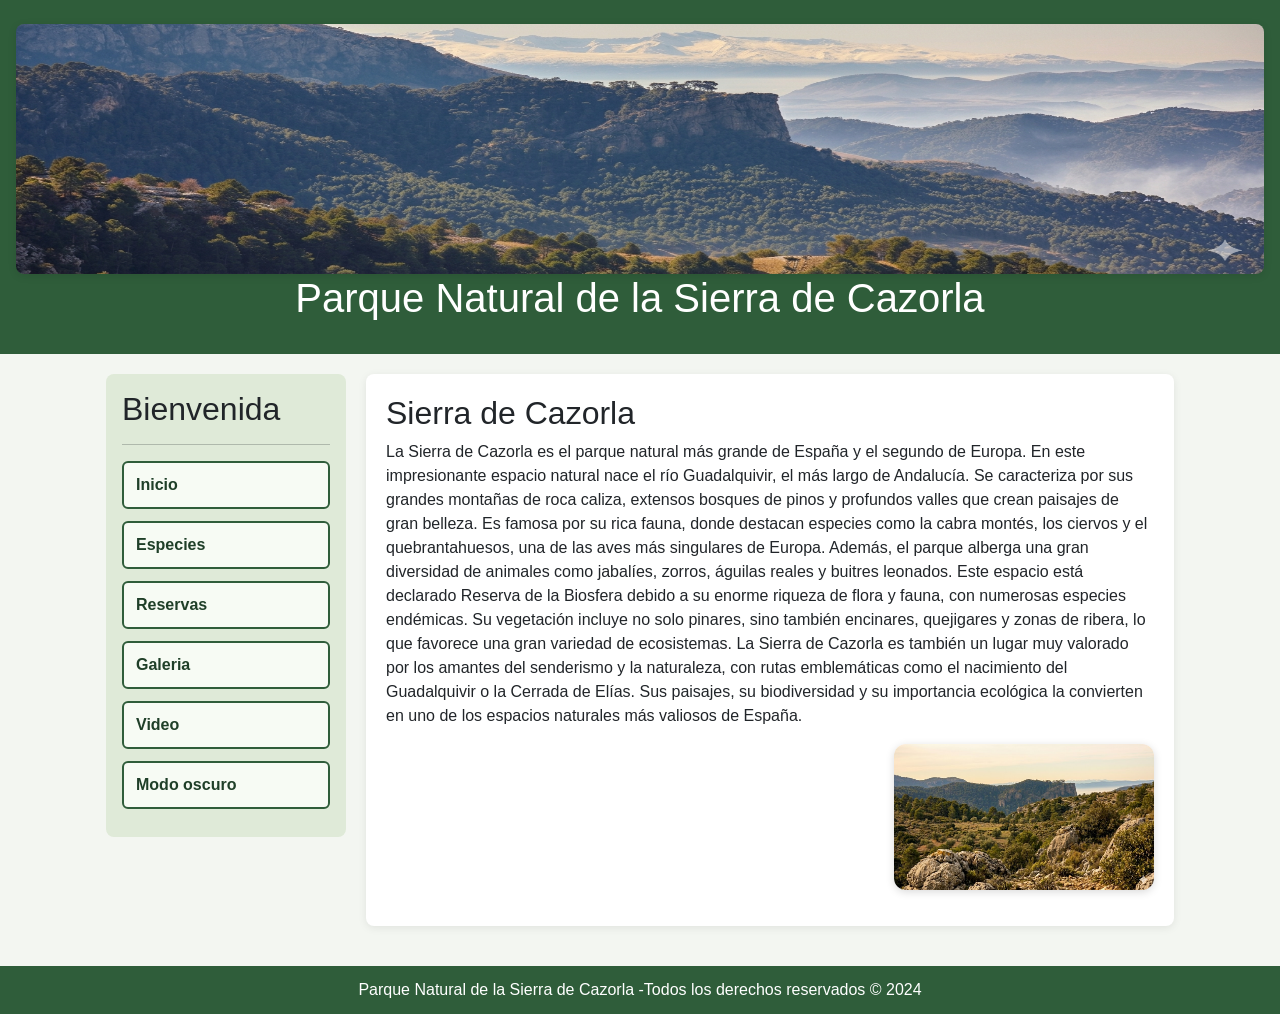
<file: index.html>
<!doctype html>
<html lang="es">

<head>
  <meta charset="UTF-8">
  <meta name="viewport" content="width=device-width, initial-scale=1.0">
  <link href="https://cdn.jsdelivr.net/npm/bootstrap@5.3.8/dist/css/bootstrap.min.css" rel="stylesheet"
    integrity="sha384-sRIl4kxILFvY47J16cr9ZwB07vP4J8+LH7qKQnuqkuIAvNWLzeN8tE5YBujZqJLB" crossorigin="anonymous">
  <link rel="stylesheet" href="./styles.css">
</head>
<title>Sierra De Cazorla</title>

</head>

<body>
  <div id="titulo">

    <img id="portada" src="./img/Gemini_Generated_Image_ir327hir327hir32_2.png" alt="">

    <h1>Parque Natural de la Sierra de Cazorla</h1>
  </div>
  <div class="contenido">
    <div id="bienvenida">
      <h2>Bienvenida</h2>
      <hr>


      <p><a href="./index.html">Inicio</a></p>
      <p><a href="./especiesDelParque.html">Especies</a></p>
      <p><a href="./Reservas.html">Reservas</a></p>
      <p><a href="./galeria.html">Galeria</a></p>
      <p><a href="https://youtu.be/X4amGm9SRGg?si=0YmKzozjz6W8NtaK">Video</a></p>
      <button id="contacto">Modo oscuro</button>

    </div>

    <div id="sierra-cazorla">
      <h2>Sierra de Cazorla</h2>


      <p>

        La Sierra de Cazorla es el parque natural más grande de España y el segundo de Europa. En este impresionante
        espacio natural nace el río Guadalquivir, el más largo de Andalucía. Se caracteriza por sus grandes montañas de
        roca caliza, extensos bosques de pinos y profundos valles que crean paisajes de gran belleza.

        Es famosa por su rica fauna, donde destacan especies como la cabra montés, los ciervos y el quebrantahuesos, una
        de las aves más singulares de Europa. Además, el parque alberga una gran diversidad de animales como jabalíes,
        zorros, águilas reales y buitres leonados.

        Este espacio está declarado Reserva de la Biosfera debido a su enorme riqueza de flora y fauna, con
        numerosas especies endémicas. Su vegetación incluye no solo pinares, sino también encinares, quejigares y zonas
        de ribera, lo que favorece una gran variedad de ecosistemas.

        La Sierra de Cazorla es también un lugar muy valorado por los amantes del senderismo y la naturaleza, con rutas
        emblemáticas como el nacimiento del Guadalquivir o la Cerrada de Elías. Sus paisajes, su biodiversidad y su
        importancia ecológica la convierten en uno de los espacios naturales más valiosos de España.
      </p>

      <img src="./img/4d25b586-3d1b-431a-ad98-fd56040d18dc.jpg" alt="Cabra montesa en la Sierra de Cazorla"
        class="foto-cabra">



    </div>



  </div>

  <footer> Parque Natural de la Sierra de Cazorla -Todos los derechos reservados &copy; 2024</footer>

  <script src="https://cdn.jsdelivr.net/npm/bootstrap@5.3.8/dist/js/bootstrap.bundle.min.js"
    integrity="sha384-ENjdO4Dr2bkBIFxQpeoTz1HIcje39Wm4jDKdf19U8gI4ddQ3GYNS7NTKfAdVQSZe"
    crossorigin="anonymous"></script>
  <script src="./script.js"></script>
</body>

</html>
</file>
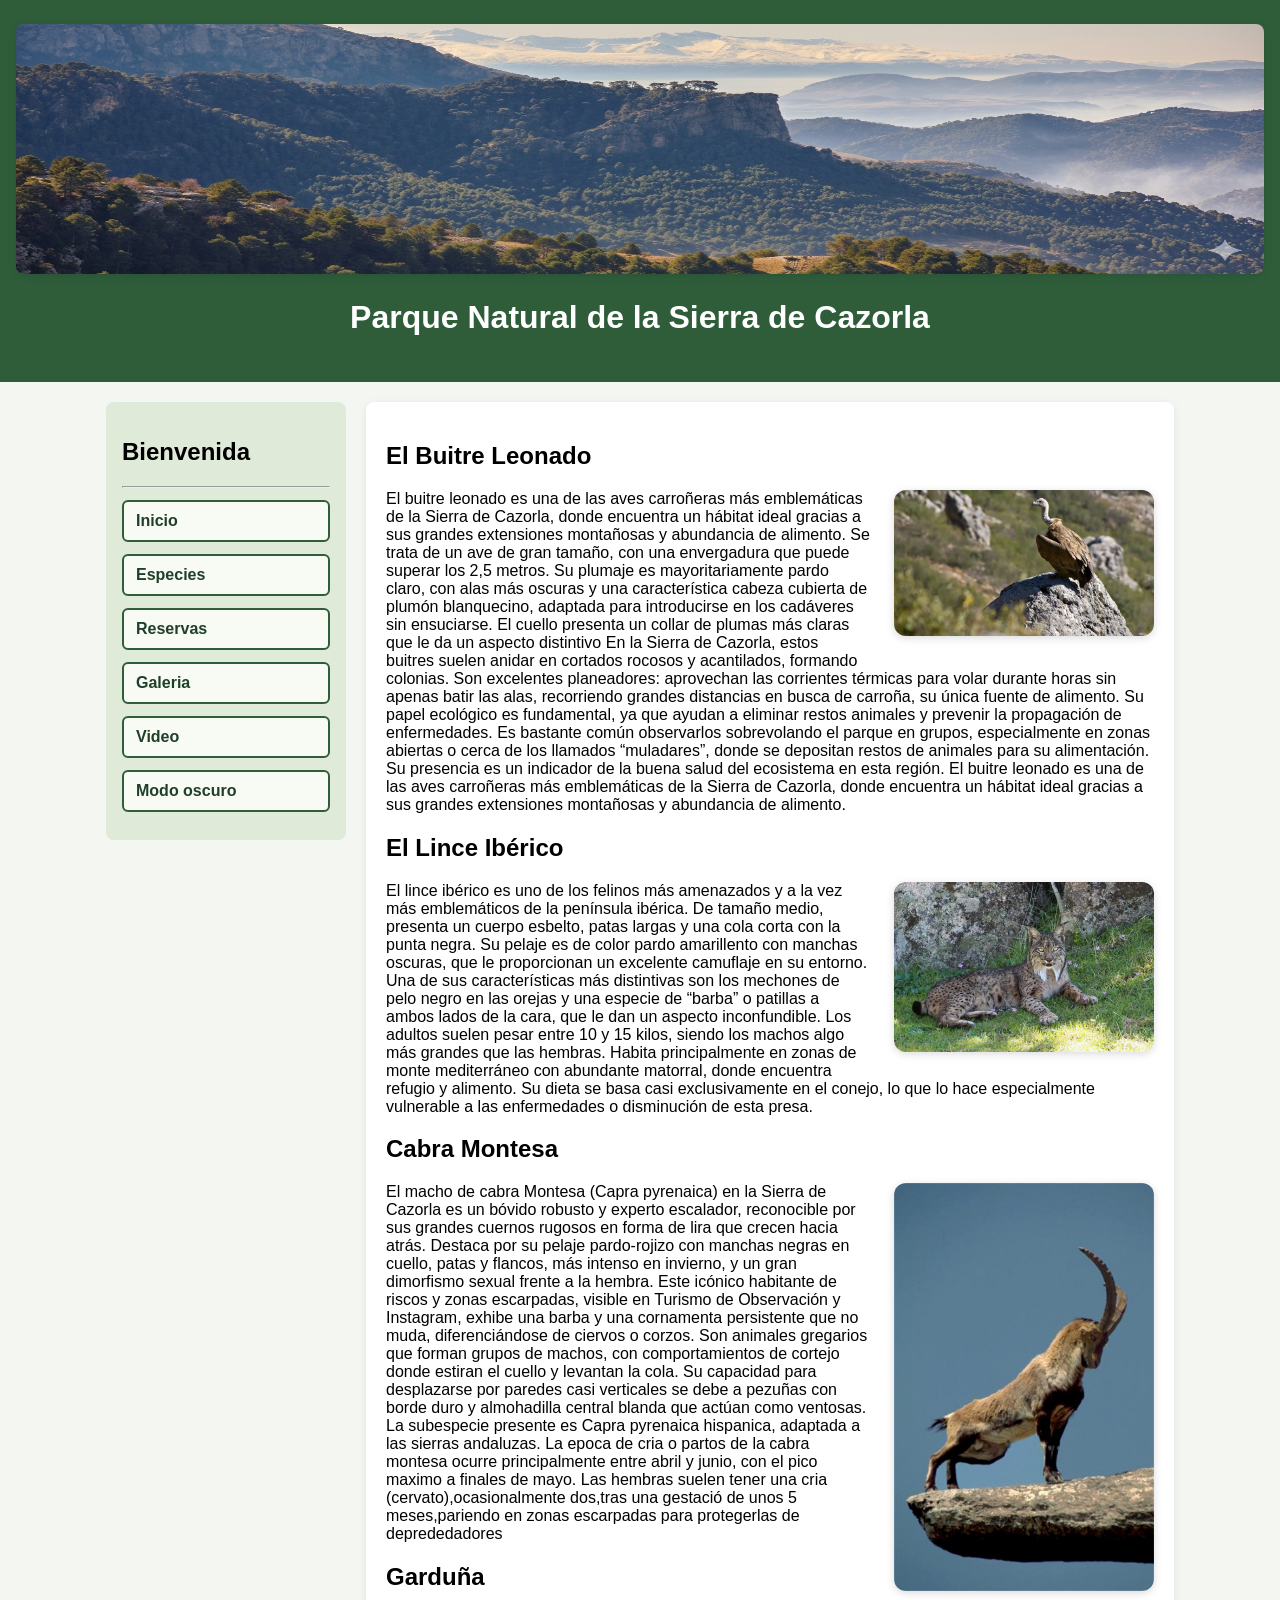
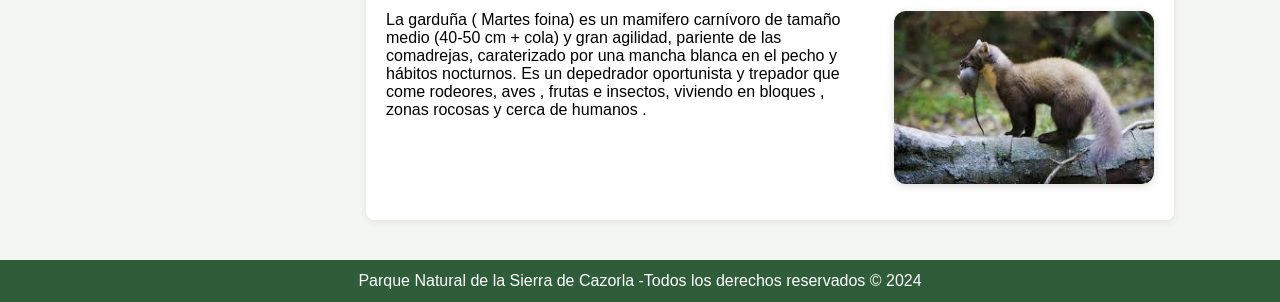
<file: especiesDelParque.html>
<!DOCTYPE html>
<html lang="es">

<head>
  <meta charset="UTF-8">
  <meta name="viewport" content="width=device-width, initial-scale=1.0">
  <link rel="stylesheet" href="./styles.css">
  <title>Especies del Parque</title>
</head>

<body>
  <div id="titulo">
    <img id="portada" src="./img/Gemini_Generated_Image_ir327hir327hir32_2.png" alt="">
    <h1>Parque Natural de la Sierra de Cazorla</h1>
  </div>
  <div class="contenido">
    <div id="bienvenida">
      <h2>Bienvenida</h2>
      <hr>
      <p><a href="./index.html">Inicio</a></p>
      <p><a href="./especiesDelParque.html">Especies</a></p>
      <p><a href="./Reservas.html">Reservas</a></p>
      <p><a href="./galeria.html">Galeria</a></p>
      <p><a href="https://youtu.be/X4amGm9SRGg?si=0YmKzozjz6W8NtaK">Video</a></p>
      <button id="contacto">Modo oscuro</button>
    </div>

    <div id="sierra-cazorla">
      <h2>El Buitre Leonado</h2>
      <img src="./img/sierra_cazorla_3.webp" alt="Cabra montesa en la Sierra-de-Cazorla" class="foto-cabra">

      <p>El buitre leonado es una de las aves carroñeras más emblemáticas de la Sierra de Cazorla, donde encuentra un
        hábitat ideal gracias a sus grandes extensiones montañosas y abundancia de alimento.


        Se trata de un ave de gran tamaño, con una envergadura que puede superar los 2,5 metros. Su plumaje es
        mayoritariamente pardo claro, con alas más oscuras y una característica cabeza cubierta de plumón blanquecino,
        adaptada para introducirse en los cadáveres sin ensuciarse. El cuello presenta un collar de plumas más claras
        que le da un aspecto
        distintivo

        En la Sierra de Cazorla, estos buitres suelen anidar en cortados rocosos y acantilados, formando colonias. Son
        excelentes planeadores: aprovechan las corrientes térmicas para volar durante horas sin apenas batir las alas,
        recorriendo grandes distancias en busca de carroña, su única fuente de alimento. Su papel ecológico es
        fundamental, ya que ayudan a eliminar restos animales y prevenir la propagación de enfermedades.

        Es bastante común observarlos sobrevolando el parque en grupos, especialmente en zonas abiertas o cerca de los
        llamados “muladares”, donde se depositan restos de animales para su alimentación. Su presencia es un indicador
        de la buena salud del ecosistema en esta región.
        El buitre leonado es una de las aves carroñeras más emblemáticas de la Sierra de Cazorla, donde encuentra un
        hábitat ideal gracias a sus grandes extensiones montañosas y abundancia de alimento.


      </p>

      <h2>El Lince Ibérico</h2>
      <img src="./img/sierra-cazorla.webp" alt="Cabra montesa en la Sierra de Cazorla" class="foto-cabra">
      <p>El lince ibérico es uno de los felinos más amenazados y a la vez más emblemáticos de la península ibérica. De
        tamaño medio, presenta un cuerpo esbelto, patas largas y una cola corta con la punta negra. Su pelaje es de
        color pardo amarillento con manchas oscuras, que le proporcionan un excelente camuflaje en su entorno.

        Una de sus características más distintivas son los mechones de pelo negro en las orejas y una especie de “barba”
        o patillas a ambos lados de la cara, que le dan un aspecto inconfundible. Los adultos suelen pesar entre 10 y 15
        kilos, siendo los machos algo más grandes que las hembras.

        Habita principalmente en zonas de monte mediterráneo con abundante matorral, donde encuentra refugio y alimento.
        Su dieta se basa casi exclusivamente en el conejo, lo que lo hace especialmente vulnerable a las enfermedades o
        disminución de esta presa.</p>

      <h2>Cabra Montesa</h2>
      <img src="./img/9ec822635bd5bb05c944f954cea4ec59.jpg" alt="Cabra montesa en la Sierra de Cazorla"
        class="foto-cabra">
      <p>El macho de cabra Montesa (Capra pyrenaica) en la Sierra de Cazorla es un bóvido robusto y experto escalador,
        reconocible por sus grandes cuernos rugosos en forma de lira que crecen hacia atrás. Destaca por su pelaje
        pardo-rojizo con manchas negras en cuello, patas y flancos, más intenso en invierno, y un gran dimorfismo sexual
        frente a la hembra.

        Este icónico habitante de riscos y zonas escarpadas, visible en Turismo de Observación y Instagram, exhibe una
        barba y una cornamenta persistente que no muda, diferenciándose de ciervos o corzos. Son animales gregarios que
        forman grupos de machos, con comportamientos de cortejo donde estiran el cuello y levantan la cola. Su capacidad
        para desplazarse por paredes casi verticales se debe a pezuñas con borde duro y almohadilla central blanda que
        actúan como ventosas. La subespecie presente es Capra pyrenaica hispanica, adaptada a las sierras andaluzas.
        La epoca de cria o partos de la cabra montesa ocurre principalmente entre abril y junio, con el pico maximo a
        finales de mayo.
        Las hembras suelen tener una cria (cervato),ocasionalmente dos,tras una gestació de unos 5 meses,pariendo en
        zonas escarpadas
        para protegerlas de deprededadores
      </p>

      <h2>Garduña </h2>
      <img src="./img/descarga.jpg" alt="Cabra montesa en la Sierra de Cazorla" class="foto-cabra">
      <p>La garduña ( Martes foina) es un mamifero carnívoro de tamaño medio (40-50 cm + cola) y gran agilidad, pariente
        de las comadrejas, caraterizado por una mancha blanca en el pecho y hábitos nocturnos. Es un depedrador
        oportunista y trepador que come rodeores, aves , frutas e insectos, viviendo en bloques , zonas rocosas y cerca
        de humanos .

      </p>



    </div>
  </div>
  <footer>Parque Natural de la Sierra de Cazorla -Todos los derechos reservados &copy; 2024</footer>





  <script src="./script.js"></script>


</body>

</html>
</file>
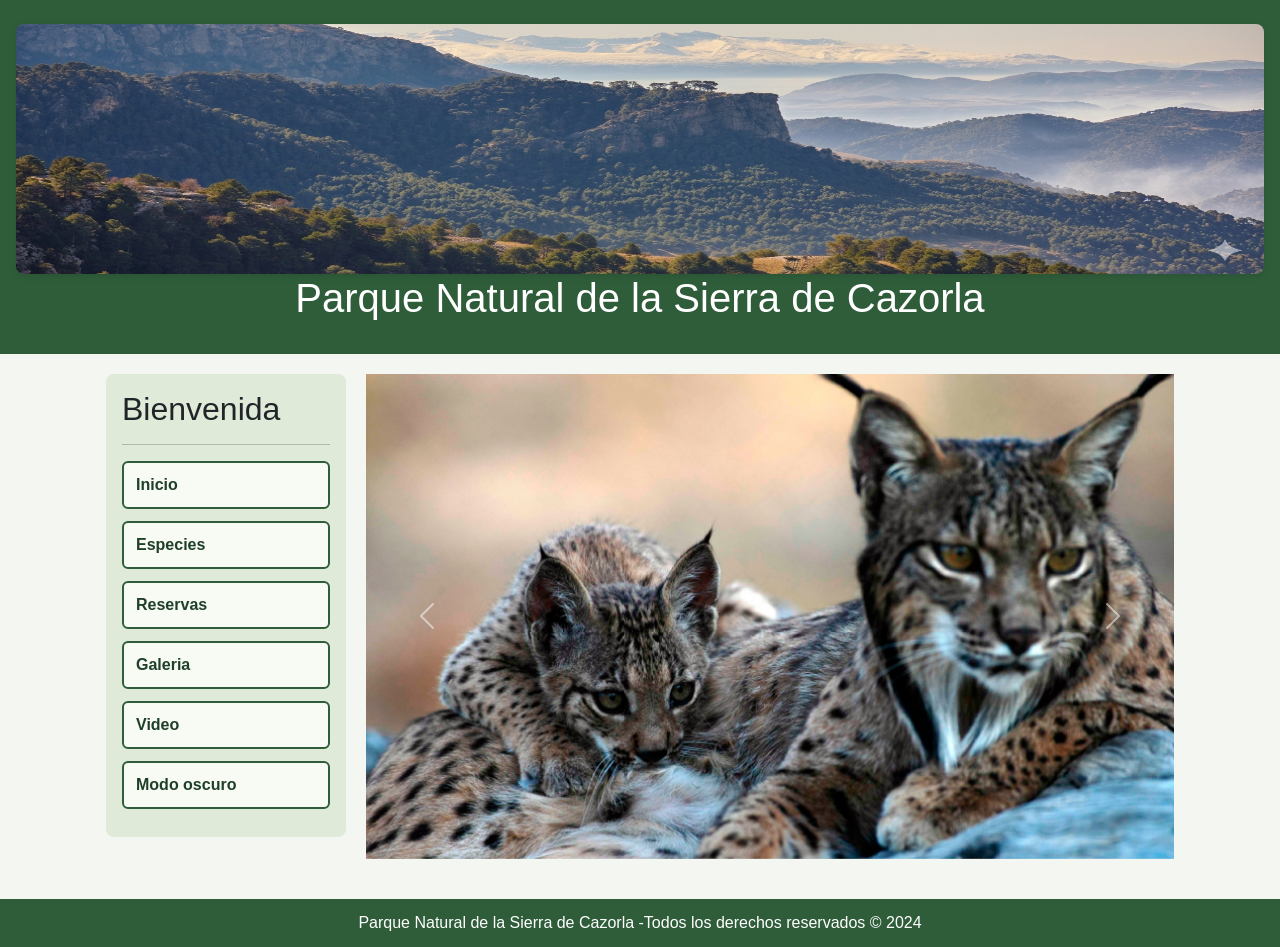
<file: galeria.html>
<!DOCTYPE html>
<html lang="en">

<head>
  <meta charset="UTF-8">
  <meta name="viewport" content="width=device-width, initial-scale=1.0">
  <link rel="stylesheet" href="./styles.css">
  <link href="https://cdn.jsdelivr.net/npm/bootstrap@5.3.8/dist/css/bootstrap.min.css" rel="stylesheet"
    integrity="sha384-sRIl4kxILFvY47J16cr9ZwB07vP4J8+LH7qKQnuqkuIAvNWLzeN8tE5YBujZqJLB" crossorigin="anonymous">
  <link rel="stylesheet" href="./styles.css">
  <title>Galeria</title>
</head>

<body>
  <div id="titulo">

    <img id="portada" src="./img/Gemini_Generated_Image_ir327hir327hir32_2.png" alt="">

    <h1>Parque Natural de la Sierra de Cazorla</h1>
  </div>
  <div class="contenido">
    <div id="bienvenida">
      <h2>Bienvenida</h2>
      <hr>
      <p><a href="./index.html">Inicio</a></p>
      <p><a href="./especiesDelParque.html">Especies</a></p>
      <p><a href="./Reservas.html">Reservas</a></p>
      <p><a href="./galeria.html">Galeria</a></p>
      <p><a href="https://youtu.be/X4amGm9SRGg?si=0YmKzozjz6W8NtaK">Video</a></p>
      <button id="contacto">Modo oscuro</button>
    </div>

    <div id="carouselExample" class="carousel slide">
      <div class="carousel-inner">
        <div class="carousel-item active">
          <img src="./img/lince-iberico.jpg" class="d-block w-100" alt="Lince ibérico en su hábitat natural">
        </div>
        <div class="carousel-item">
          <img src="./img/pngtree-big-vulture-in-flight-with-a-cloudy-sky-of-background-image_1629772.jpg"
            class="d-block w-100" alt="Buitre leonado en vuelo">
        </div>
        <div class="carousel-item">
          <img src="./img/OIP.webp" class="d-block w-100" alt="Cascada en la Sierra de Cazorla">
        </div>

        <div class="carousel-item">
          <img src="./img/sierra cazorla 3.webp" class="d-block w-100" alt="Cascada en la Sierra de Cazorla">
        </div>

        <div class="carousel-item">
          <img src="./img/Cabra-Montes-en-Sierra-de-Cazorla-2.webp" class="d-block w-100"
            alt="Cascada en la Sierra de Cazorla">
        </div>
        <div class="carousel-item">
          <img src="./img/descarga.jpg" class="d-block w-100" alt="Cascada en la Sierra de Cazorla">
        </div>

        <div class="carousel-item">
          <img src="./img/9ec822635bd5bb05c944f954cea4ec59.jpg" class="d-block w-100"
            alt="Cascada en la Sierra de Cazorla">
        </div>
        <div class="carousel-item">
          <img src="./img/istockphoto-928334900-612x612.jpg" class="d-block w-100"
            alt="Cascada en la Sierra de Cazorla">
        </div>
        <div class="carousel-item">
          <img src="./img/sierra cazorla 3.webp" class="d-block w-100" alt="Cascada en la Sierra de Cazorla">
        </div>
        <div class="carousel-item">
          <img src="./img/descarga.jpg" class="d-block w-100" alt="Cascada en la Sierra de Cazorla">
        </div>
        <div class="carousel-item">
          <img src="./img/sierra de cazorla.jpg" class="d-block w-100" alt="Cascada en la Sierra de Cazorla">
        </div>
      </div>
      <button class="carousel-control-prev" type="button" data-bs-target="#carouselExample" data-bs-slide="prev">
        <span class="carousel-control-prev-icon" aria-hidden="true"></span>
        <span class="visually-hidden">Previous</span>
      </button>
      <button class="carousel-control-next" type="button" data-bs-target="#carouselExample" data-bs-slide="next">
        <span class="carousel-control-next-icon" aria-hidden="true"></span>
        <span class="visually-hidden">Next</span>
      </button>
    </div>
  </div>

  <!-- <div id="sierra-cazorla">
      <h2>Galeria Fotografica</h2>

      <p>Bienvenidos a nuestra galería fotográfica, donde podrás explorar la belleza natural del Parque Natural de la
        Sierra de Cazorla a través de impresionantes imágenes que capturan su flora, fauna y paisajes únicos.
        En esta sección, encontrarás una colección de fotografías que muestran la diversidad de especies que habitan en
        el parque, desde majestuosos buitres leonados hasta el esquivo lince ibérico. Además, podrás admirar los
        impresionantes paisajes montañosos, los frondosos bosques y las cristalinas aguas de sus ríos y cascadas.
      </p>

      <div class="galeria">
        <img src="./img/istockphoto-928334900-612x612.jpg" alt="Paisaje de la Sierra de Cazorla">
        <img src="./img/pngtree-big-vulture-in-flight-with-a-cloudy-sky-of-background-image_1629772.jpg"
          alt="Buitre leonado en vuelo">
        <img src="./img/lince-iberico.jpg" alt="Lince ibérico en su hábitat natural">
        <img src="./img/OIP.webp" alt="Cascada en la Sierra de Cazorla">
        <img src="./img/parque-natural-sierra-cazorla.jpg" alt="Bosque de pinos en otoño">
        <img src="./img/Cabra-Montes-en-Sierra-de-Cazorla-2.webp" alt="Panorámica de la Sierra de Cazorla">
        
        X<p><a href="https://youtu.be/X4amGm9SRGg?si=0YmKzozjz6W8NtaK">Video</a></p>

        <p>Visita el parque y descubre más sobre su flora y fauna respetando el entorno natural.</p>
      </div>

    </div>
  </div>-->





  <footer> Parque Natural de la Sierra de Cazorla -Todos los derechos reservados &copy; 2024</footer>
  <script src="https://cdn.jsdelivr.net/npm/bootstrap@5.3.8/dist/js/bootstrap.bundle.min.js"
    integrity="sha384-FKyoEForCGlyvwx9Hj09JcYn3nv7wiPVlz7YYwJrWVcXK/BmnVDxM+D2scQbITxI"
    crossorigin="anonymous"></script>
  <script src="./script.js"></script>
</body>

</html>
</file>
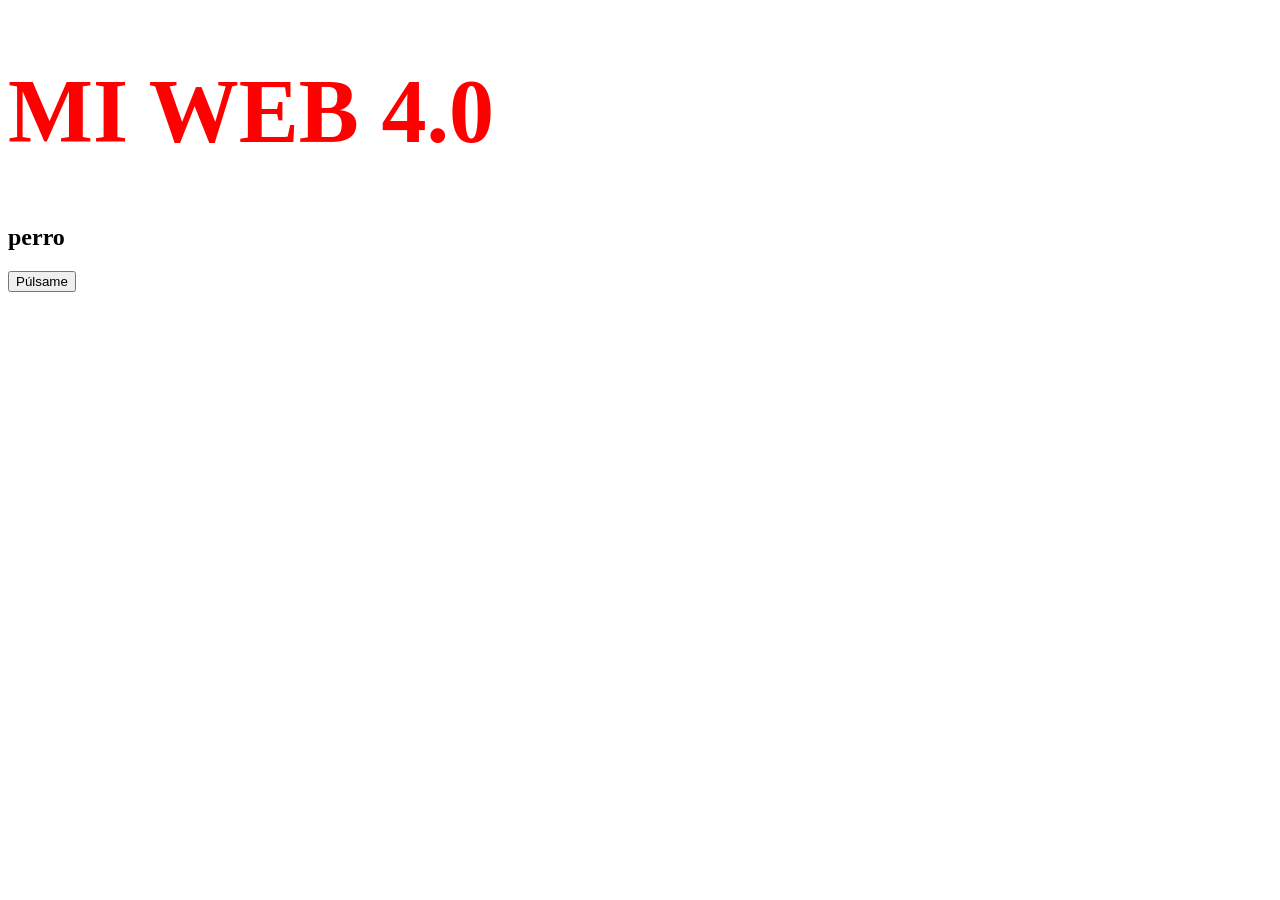
<file: index2.html>
<!DOCTYPE html>
<html lang="en">
<head>
    <meta charset="UTF-8">
    <meta name="viewport" content="width=device-width, initial-scale=1.0">
    <title>Document</title>
<style>
          .classe1 { color:rgb(255, 0, 0);}

</style>
</head>
<body>
    <h1 id="eltitulo">mi web</h1>
    <h2 id="fuerte">fuerte</h2>
<button onClick="hacerCosas()">Púlsame</button>
<script>


    h1 =document.getElementById("eltitulo")

h1.innerText= "MI WEB 4.0"


h2 = document.getElementById("fuerte");
h2.innerText= "perro"
h1.classList.add("classe1");
h1.style.fontSize = "90px";
h1.style.coor = "green";

function hacerCosas(){
   h1.style.color= "blue"
}

</script>
</body>
</html>
</file>
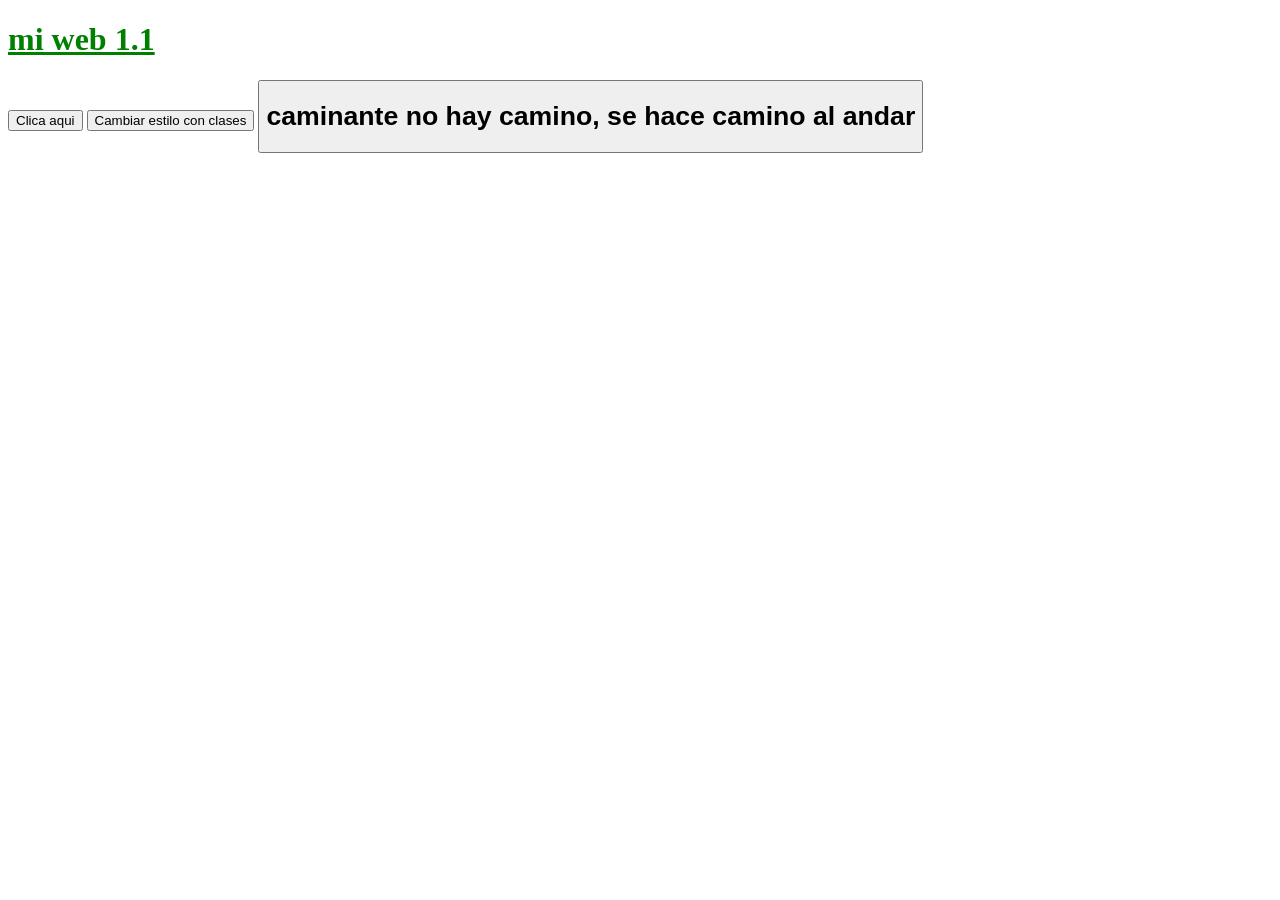
<file: paguina2.html>
<!DOCTYPE html>
<html lang="en">
<head>
    <meta charset="UTF-8">
    <meta name="viewport" content="width=device-width, initial-scale=1.0">
    <title>Document</title>
    <style>
         .texto-rojo { color : red;}
         .texto-subrayado { text-decoration: underline; }
    </style>
</head>
<body>
    <h1 id="el_titulo">Mi web actualizada</h1>
    <button id="miBoton" onclick="hacerCosas()">Clica aqui</button>
    <button onclick="cambiarEstiloConClases()">Cambiar estilo con clases
        
    </button>
<button>
    <h1 class="clase1"> caminante no hay camino, se hace camino al andar  </h1>

</button>
    <script src="./scripts.js">


    </script>
</body>
</html>
</file>
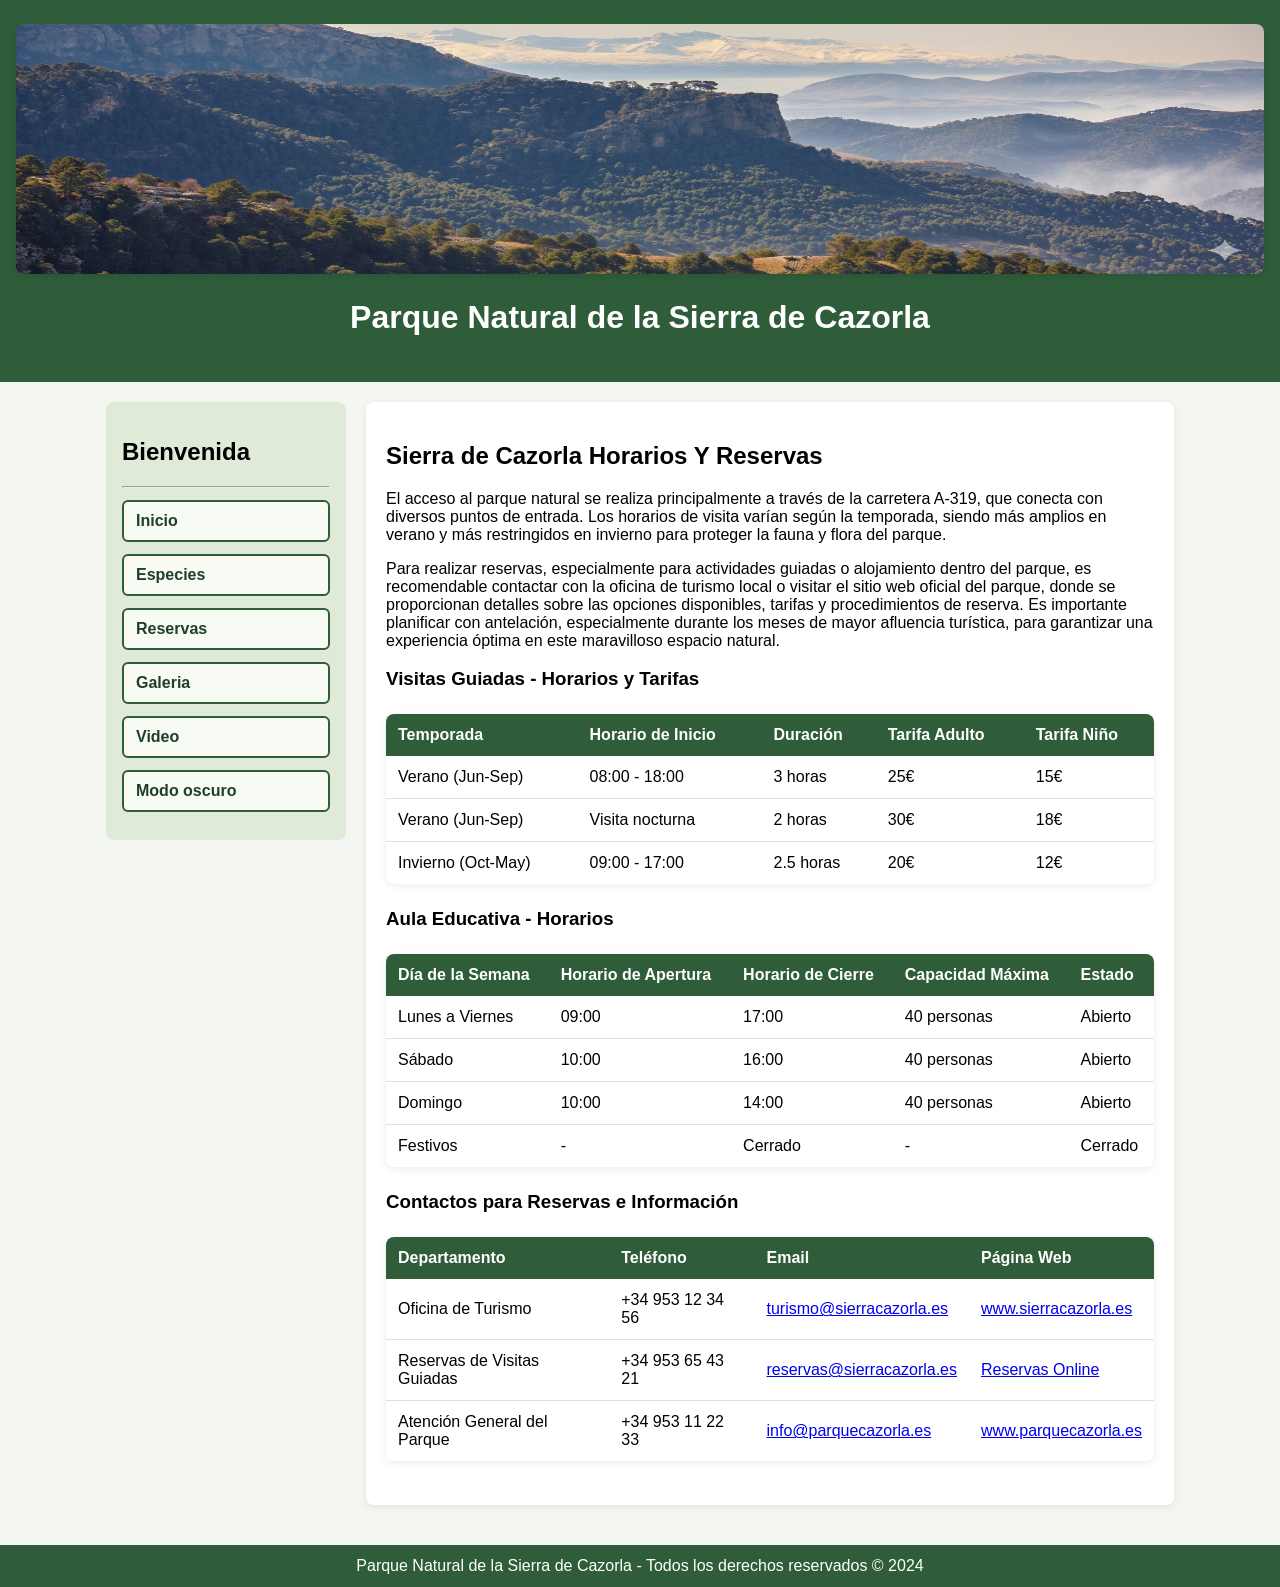
<file: Reservas.html>
<!DOCTYPE html>
<html lang="es">

<head>
  <meta charset="UTF-8">
  <meta name="viewport" content="width=device-width, initial-scale=1.0">
  <link rel="stylesheet" href="./styles.css">
  <title>Reservas</title>
</head>

<body>
  <div id="titulo">

    <img id="portada" src="./img/Gemini_Generated_Image_ir327hir327hir32_2.png" alt="">

    <h1>Parque Natural de la Sierra de Cazorla</h1>
  </div>
  <div class="contenido">
    <div id="bienvenida">
      <h2>Bienvenida</h2>
      <hr>
      <p><a href="./index.html">Inicio</a></p>
      <p><a href="./especiesDelParque.html">Especies</a></p>
      <p><a href="./Reservas.html">Reservas</a></p>
      <p><a href="./galeria.html">Galeria</a></p>
      <p><a href="https://youtu.be/X4amGm9SRGg?si=0YmKzozjz6W8NtaK">Video</a></p>
      <button id="contacto">Modo oscuro</button>

    </div>

    <div id="sierra-cazorla">
      <h2>Sierra de Cazorla Horarios Y Reservas</h2>


      <p>El acceso al parque natural se realiza principalmente a través de la carretera A-319, que conecta con diversos
        puntos de entrada. Los horarios de visita varían según la temporada, siendo más amplios en verano y más
        restringidos en invierno para proteger la fauna y flora del parque.</p>
      <p>Para realizar reservas, especialmente para actividades guiadas o alojamiento dentro del parque, es recomendable
        contactar con la oficina de turismo local o visitar el sitio web oficial del parque, donde se proporcionan
        detalles sobre las opciones disponibles, tarifas y procedimientos de reserva. Es importante planificar con
        antelación, especialmente durante los meses de mayor afluencia turística, para garantizar una experiencia óptima
        en este maravilloso espacio natural.</p>

      <h3>Visitas Guiadas - Horarios y Tarifas</h3>
      <table>
        <thead>
          <tr>
            <th>Temporada</th>
            <th>Horario de Inicio</th>
            <th>Duración</th>
            <th>Tarifa Adulto</th>
            <th>Tarifa Niño</th>
          </tr>
        </thead>
        <tbody>
          <tr>
            <td>Verano (Jun-Sep)</td>
            <td>08:00 - 18:00</td>
            <td>3 horas</td>
            <td>25€</td>
            <td>15€</td>
          </tr>
          <tr>
            <td>Verano (Jun-Sep)</td>
            <td>Visita nocturna</td>
            <td>2 horas</td>
            <td>30€</td>
            <td>18€</td>
          </tr>
          <tr>
            <td>Invierno (Oct-May)</td>
            <td>09:00 - 17:00</td>
            <td>2.5 horas</td>
            <td>20€</td>
            <td>12€</td>
          </tr>
        </tbody>
      </table>

      <h3>Aula Educativa - Horarios</h3>
      <table>
        <thead>
          <tr>
            <th>Día de la Semana</th>
            <th>Horario de Apertura</th>
            <th>Horario de Cierre</th>
            <th>Capacidad Máxima</th>
            <th>Estado</th>
          </tr>
        </thead>
        <tbody>
          <tr>
            <td>Lunes a Viernes</td>
            <td>09:00</td>
            <td>17:00</td>
            <td>40 personas</td>
            <td>Abierto</td>
          </tr>
          <tr>
            <td>Sábado</td>
            <td>10:00</td>
            <td>16:00</td>
            <td>40 personas</td>
            <td>Abierto</td>
          </tr>
          <tr>
            <td>Domingo</td>
            <td>10:00</td>
            <td>14:00</td>
            <td>40 personas</td>
            <td>Abierto</td>
          </tr>
          <tr>
            <td>Festivos</td>
            <td>-</td>
            <td>Cerrado</td>
            <td>-</td>
            <td>Cerrado</td>
          </tr>
        </tbody>
      </table>

      <h3>Contactos para Reservas e Información</h3>
      <table>
        <thead>
          <tr>
            <th>Departamento</th>
            <th>Teléfono</th>
            <th>Email</th>
            <th>Página Web</th>
          </tr>
        </thead>
        <tbody>
          <tr>
            <td>Oficina de Turismo</td>
            <td>+34 953 12 34 56</td>
            <td><a href="mailto:turismo@sierracazorla.es">turismo@sierracazorla.es</a></td>
            <td><a href="https://www.sierracazorla.es" target="_blank"
                rel="noopener noreferrer">www.sierracazorla.es</a></td>
          </tr>
          <tr>
            <td>Reservas de Visitas Guiadas</td>
            <td>+34 953 65 43 21</td>
            <td><a href="mailto:reservas@sierracazorla.es">reservas@sierracazorla.es</a></td>
            <td><a href="https://www.sierracazorla.es/reservas" target="_blank" rel="noopener noreferrer">Reservas
                Online</a></td>
          </tr>
          <tr>
            <td>Atención General del Parque</td>
            <td>+34 953 11 22 33</td>
            <td><a href="mailto:info@parquecazorla.es">info@parquecazorla.es</a></td>
            <td><a href="https://www.parquecazorla.es" target="_blank"
                rel="noopener noreferrer">www.parquecazorla.es</a></td>
          </tr>
        </tbody>
      </table>

    </div>
  </div>


  <footer>Parque Natural de la Sierra de Cazorla - Todos los derechos reservados &copy; 2024</footer>

  <script src="./script.js"></script>

</body>

</html>
</file>
<file: styles.css>
* {
   box-sizing: border-box;
 }

 body {
   margin: 0;
   font-family: Arial, sans-serif;
   background-color: #f3f6f1;
 }

 #titulo {
   background-color: #2f5d3a;
   color: #fff;
   text-align: center;
   padding: 24px 16px;
 }

 .contenido {
   display: grid;
   grid-template-columns: 240px 1fr;
   gap: 20px;
   max-width: 1100px;
   margin: 20px auto;
   padding: 0 16px 20px;
   align-items: start;
 }

 #bienvenida {
   background-color: #dfead8;
   border-radius: 8px;
   padding: 16px;
 }

 #contacto {
   margin: 12px 0;
   width: 100%;
   display: block;
   padding: 10px 12px;
   border: 2px solid #2f5d3a;
   border-radius: 6px;
   background-color: #f7fbf4;
   color: #1f3f28;
   text-decoration: none;
   font-weight: 600;
   font: inherit;
   text-align: left;
   cursor: pointer;
   transition: background-color 0.25s ease, color 0.25s ease, transform 0.25s ease;
 }

 #bienvenida p {
   margin: 12px 0;
 }

 #bienvenida a,
 #contacto {
   display: block;
   padding: 10px 12px;
   border: 2px solid #2f5d3a;
   border-radius: 6px;
   background-color: #f7fbf4;
   color: #1f3f28;
   text-decoration: none;
   font-weight: 600;
   transition: background-color 0.25s ease, color 0.25s ease, transform 0.25s ease;
 }

 #bienvenida a:hover,
 #contacto:hover {
   background-color: #2f5d3a;
   color: #ffffff;
   transform: translateX(3px);
 }

 #sierra-cazorla {
   background-color: #fff;
   border-radius: 8px;
   padding: 20px;
   box-shadow: 0 2px 8px rgba(0, 0, 0, 0.08);
 }

 .foto-cabra {
   float: right;
   width: 260px;
   margin: 0 0 16px 24px;
   border-radius: 12px;
   box-shadow: 0 2px 8px rgba(0, 0, 0, 0.15);
 }

 .galeria {
   display: grid;
   grid-template-columns: repeat(2, minmax(0, 1fr));
   gap: 16px;
   margin-top: 16px;
 }

 .galeria img {
   width: 100%;
   aspect-ratio: 4 / 3;
   object-fit: cover;
   border-radius: 14px;
   display: block;
 }

 @media (max-width: 768px) {
   .contenido {
     grid-template-columns: 1fr;
   }

   .galeria {
     grid-template-columns: 1fr;
   }
 }

 #portada {
   width: 100%;
   height: 250px;
   border-radius: 8px;
   box-shadow: 0 2px 8px rgba(0, 0, 0, 0.1);
 }

 .imagen-ampliable {
   cursor: zoom-in;
   transition: transform 0.25s ease;
 }

 .imagen-ampliable.ampliada {
   transform: scale(1.75);
   cursor: zoom-out;
   position: relative;
   z-index: 5;
 }

 table {
   width: 100%;
   border-collapse: collapse;
   margin: 24px 0;
   background-color: #fff;
   box-shadow: 0 2px 8px rgba(0, 0, 0, 0.08);
   border-radius: 8px;
   overflow: hidden;
 }

 table th {
   background-color: #2f5d3a;
   color: #fff;
   padding: 12px;
   text-align: left;
   font-weight: 600;
 }

 table td {
   padding: 12px;
   border-bottom: 1px solid #e0e0e0;
 }

 table tr:last-child td {
   border-bottom: none;
 }

 table tr:hover {
   background-color: #f9f9f9;
 }

 footer {
   text-align: center;
   padding: 12px 0;
   background-color: #2f5d3a;
   color: #fff;
   margin-top: 20px;
 }

 body.modo-oscuro {
   background-color: #121212;
   color: #f1f1f1;
 }

 body.modo-oscuro #titulo,
 body.modo-oscuro footer,
 body.modo-oscuro table th {
   background-color: #1f1f1f;
   color: #f1f1f1;
 }

 body.modo-oscuro #bienvenida,
 body.modo-oscuro #sierra-cazorla,
 body.modo-oscuro table {
   background-color: #222;
   color: #f1f1f1;
 }

 body.modo-oscuro #bienvenida a,
 body.modo-oscuro #contacto {
   background-color: #2b2b2b;
   color: #f1f1f1;
   border-color: #8fb996;
 }

 body.modo-oscuro #bienvenida a:hover,
 body.modo-oscuro #contacto:hover {
   background-color: #8fb996;
   color: #111;
 }

 body.modo-oscuro table td {
   border-bottom: 1px solid #444;
 }

 body.modo-oscuro table tr:hover {
   background-color: #2d2d2d;
 }
</file>
